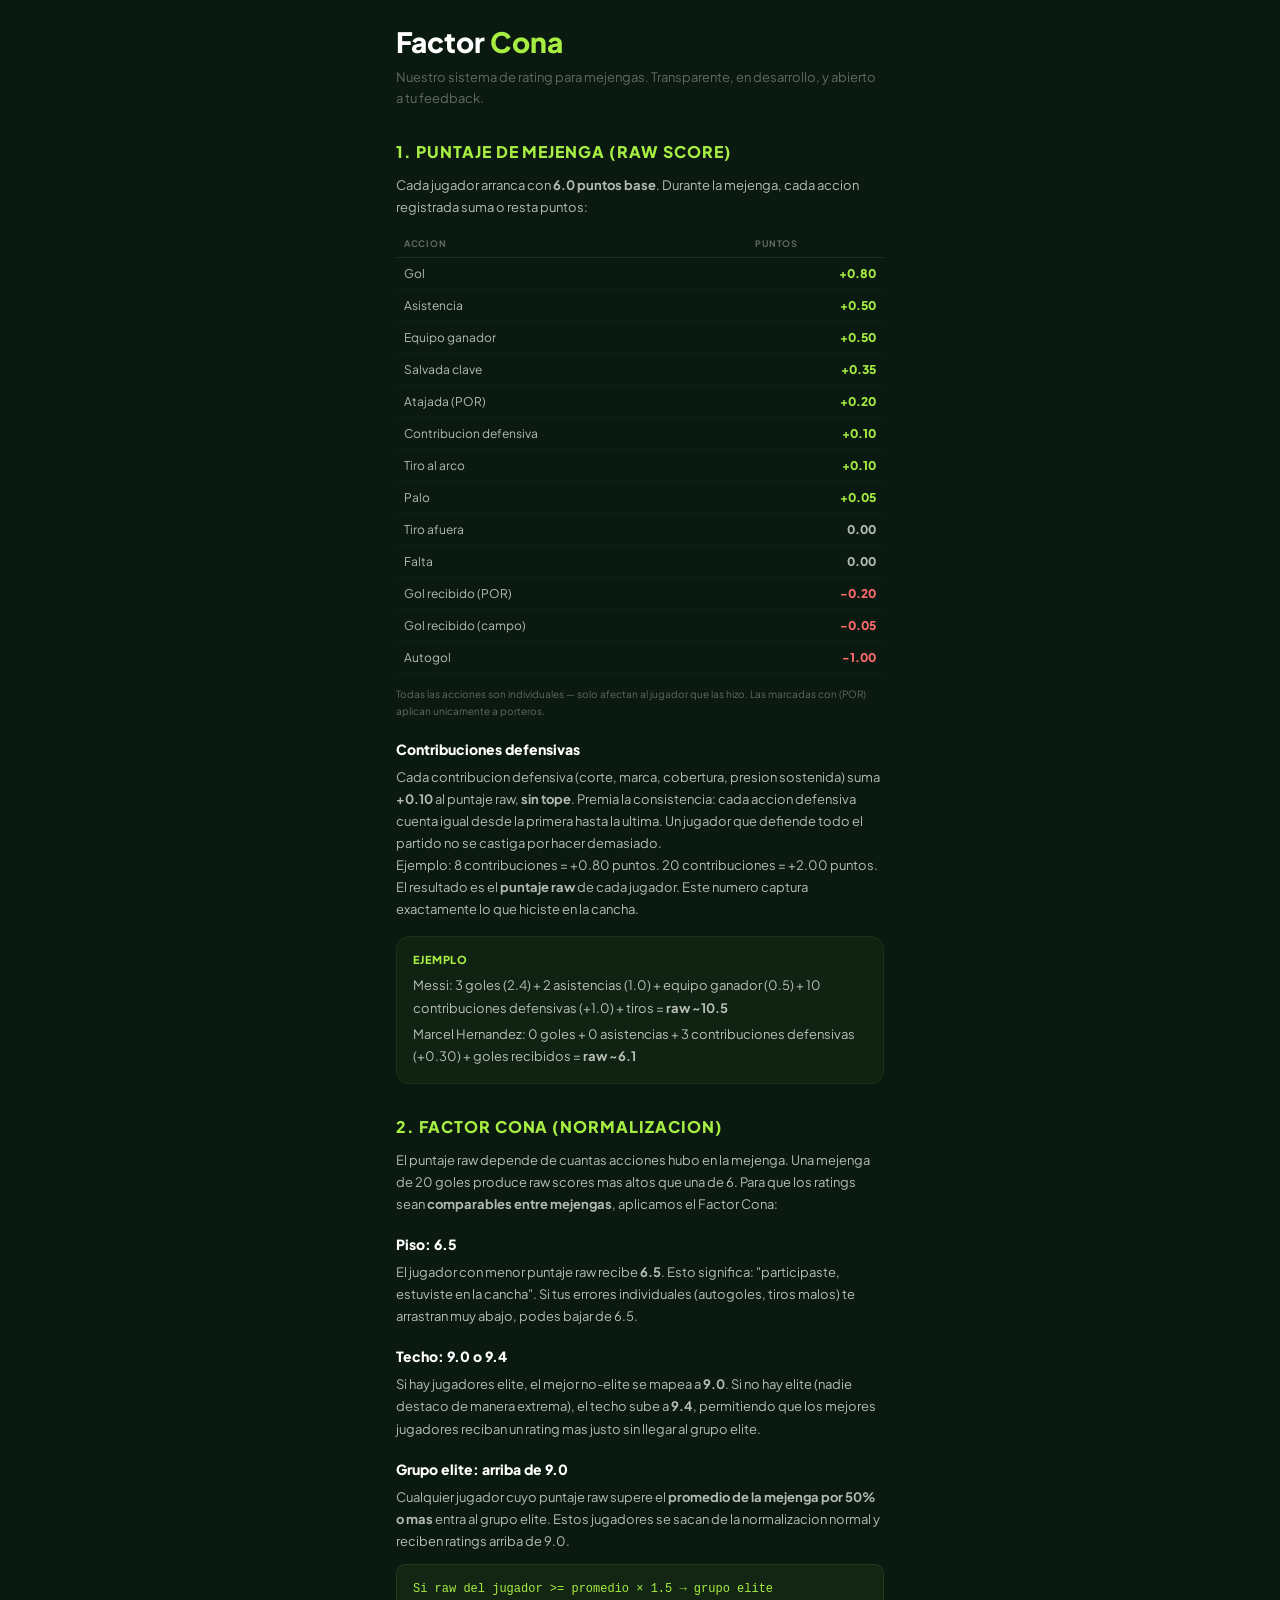
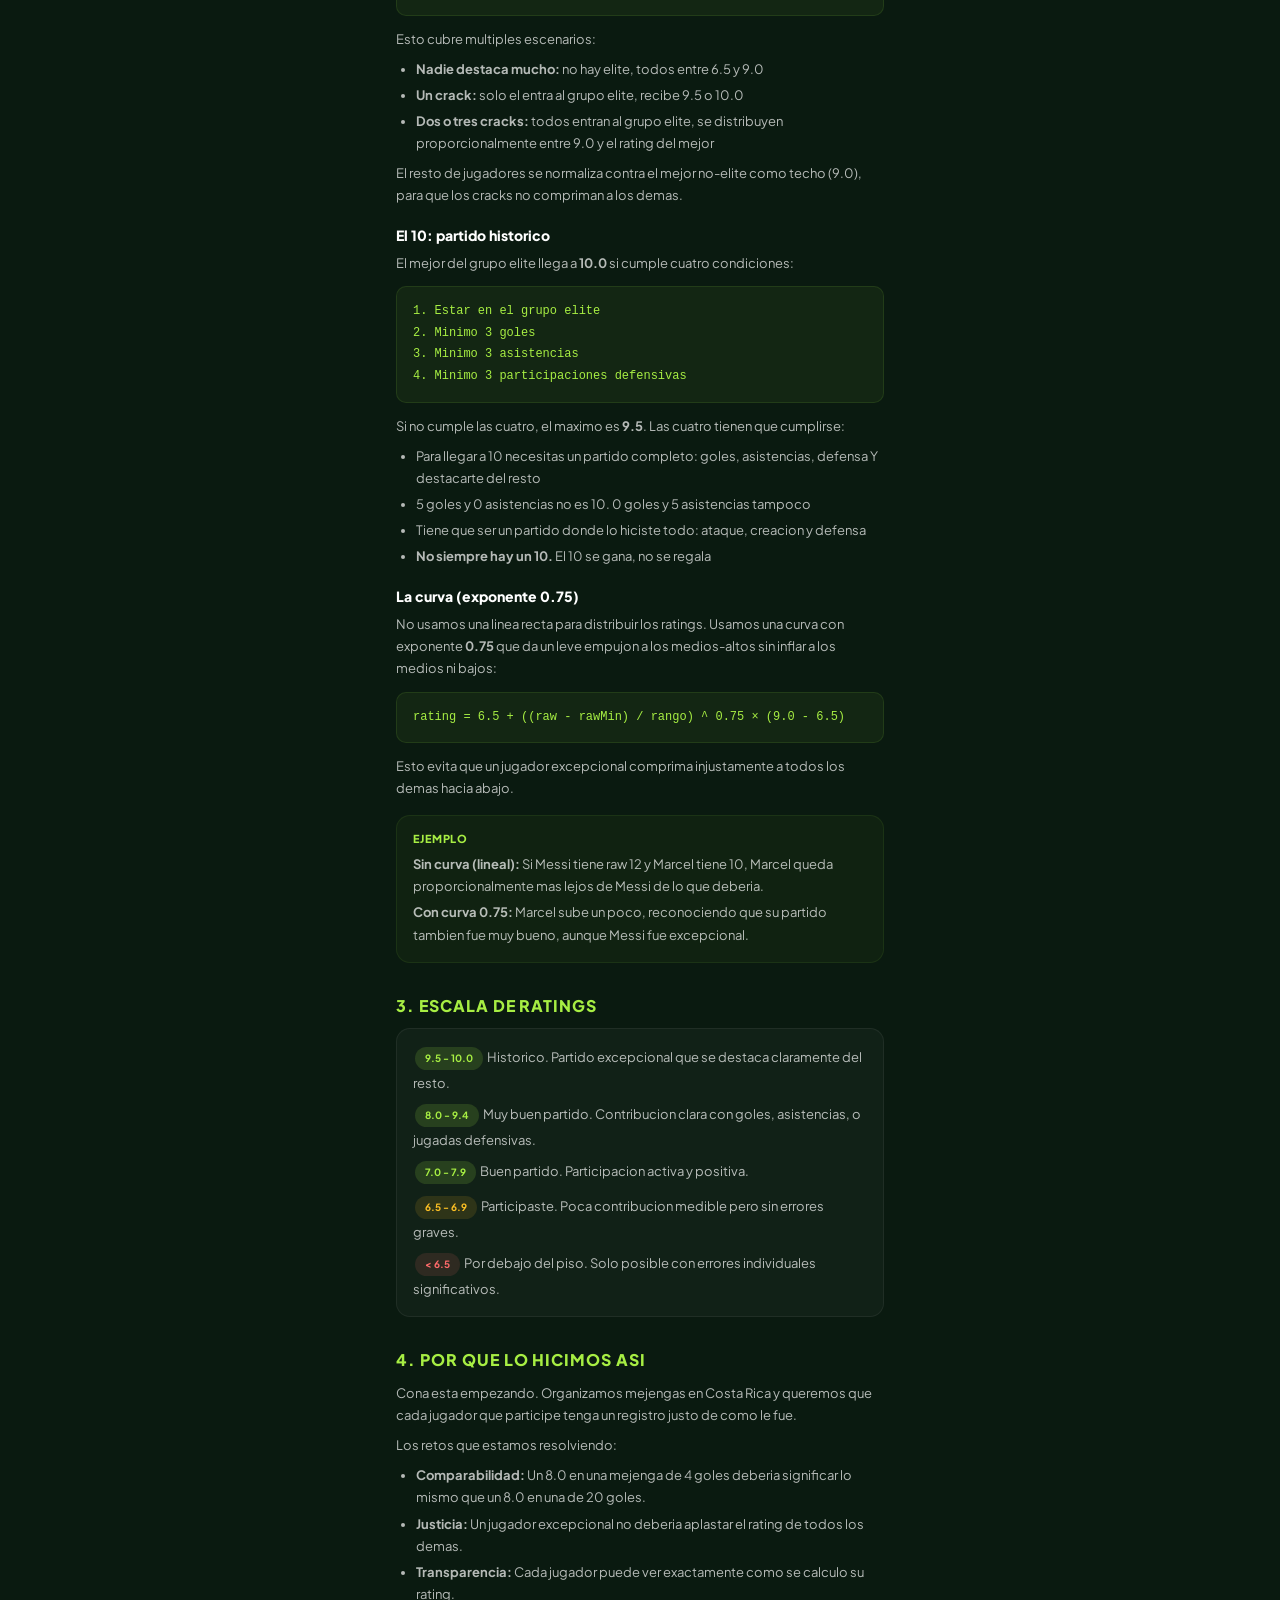
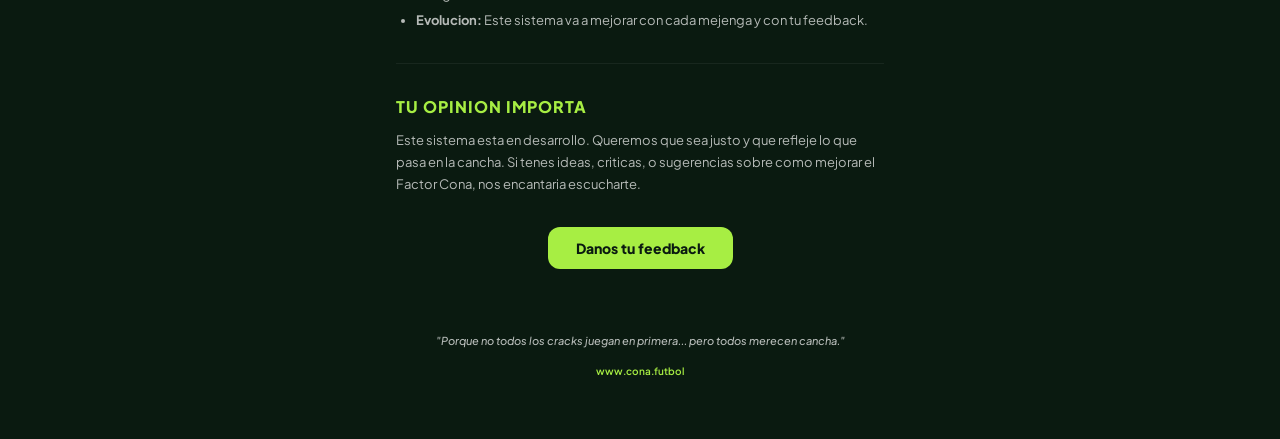
<file: factor-cona.html>
<!DOCTYPE html>
<html lang="es">
<head>
<meta charset="UTF-8">
<meta name="viewport" content="width=device-width,initial-scale=1,maximum-scale=1,user-scalable=no">
<title>Factor Cona — Sistema de Rating</title>
<link href="https://fonts.googleapis.com/css2?family=Plus+Jakarta+Sans:wght@400;500;600;700;800&display=swap" rel="stylesheet">
<style>
*{margin:0;padding:0;box-sizing:border-box}
:root{--bg:#0a1a10;--g:#A7EE43;--g2:rgba(167,238,67,.15);--w:#fff;--w7:rgba(255,255,255,.7);--w4:rgba(255,255,255,.35);--w2:rgba(255,255,255,.15)}
html{background:var(--bg)}
body{font-family:'Plus Jakarta Sans',sans-serif;background:var(--bg);color:var(--w);min-height:100vh;display:flex;justify-content:center}
.wrap{width:100%;max-width:520px;padding:0 16px 60px}
.back-bar{display:flex;align-items:center;padding:max(12px,env(safe-area-inset-top,12px)) 0 8px;position:sticky;top:0;z-index:50;background:rgba(10,26,16,.9);backdrop-filter:blur(8px)}
.back-btn{background:rgba(255,255,255,.06);border:1px solid rgba(255,255,255,.08);border-radius:10px;padding:8px 14px;font-family:inherit;font-size:11px;font-weight:700;color:var(--w7);cursor:pointer;display:flex;align-items:center;gap:6px}
h1{font-size:28px;font-weight:800;margin:24px 0 8px}
h1 span{color:var(--g)}
.sub{font-size:13px;color:var(--w4);line-height:1.6;margin-bottom:32px}
h2{font-size:16px;font-weight:800;color:var(--g);margin:32px 0 12px;text-transform:uppercase;letter-spacing:.06em}
h3{font-size:14px;font-weight:800;margin:20px 0 8px}
p,li{font-size:13px;color:var(--w7);line-height:1.7}
ul{padding-left:20px;margin:8px 0}
li{margin-bottom:4px}
.card{background:rgba(255,255,255,.03);border:1px solid rgba(255,255,255,.06);border-radius:14px;padding:16px;margin:12px 0}
.formula{font-family:monospace;font-size:12px;color:var(--g);background:rgba(167,238,67,.06);border:1px solid rgba(167,238,67,.1);border-radius:10px;padding:14px 16px;margin:12px 0;line-height:1.8;overflow-x:auto}
.table-wrap{overflow-x:auto;margin:12px 0}
table{width:100%;border-collapse:collapse;font-size:12px}
th{font-size:9px;font-weight:700;text-transform:uppercase;letter-spacing:.08em;color:var(--w4);padding:8px;text-align:left;border-bottom:1px solid rgba(255,255,255,.08)}
td{padding:8px;border-bottom:1px solid rgba(255,255,255,.03);color:var(--w7)}
td:last-child{font-weight:800;text-align:right}
.pos{color:var(--g)}
.neg{color:#ff6b6b}
.tag{display:inline-block;font-size:10px;font-weight:700;padding:3px 10px;border-radius:20px;margin:2px}
.tag.g{background:var(--g2);color:var(--g)}
.tag.y{background:rgba(251,191,36,.12);color:#fbbf24}
.tag.r{background:rgba(255,107,107,.12);color:#ff6b6b}
.example{background:rgba(167,238,67,.04);border:1px solid rgba(167,238,67,.08);border-radius:14px;padding:16px;margin:16px 0}
.example-title{font-size:11px;font-weight:800;color:var(--g);text-transform:uppercase;letter-spacing:.08em;margin-bottom:8px}
.divider{height:1px;background:rgba(255,255,255,.06);margin:32px 0}
.feedback-section{text-align:center;margin:32px 0}
.feedback-btn{background:var(--g);border:none;border-radius:12px;padding:12px 28px;font-family:inherit;font-size:14px;font-weight:800;color:#0a1a10;cursor:pointer}
.feedback-btn:active{opacity:.8}
.ftr{text-align:center;padding:32px 0 0;color:var(--w4)}
.ftr .tagline{font-size:11px;font-style:italic;font-weight:500;line-height:1.5;margin-bottom:8px;color:var(--w7)}
.ftr a{color:var(--g);text-decoration:none;font-size:10px;font-weight:600}
</style>
</head>
<body>
<div class="wrap">

<h1 style="margin-top:max(24px,env(safe-area-inset-top,24px))">Factor <span>Cona</span></h1>
<p class="sub">Nuestro sistema de rating para mejengas. Transparente, en desarrollo, y abierto a tu feedback.</p>

<h2>1. Puntaje de Mejenga (Raw Score)</h2>
<p>Cada jugador arranca con <strong>6.0 puntos base</strong>. Durante la mejenga, cada accion registrada suma o resta puntos:</p>

<div class="table-wrap">
<table>
  <thead><tr><th>Accion</th><th>Puntos</th></tr></thead>
  <tbody>
    <tr><td>Gol</td><td class="pos">+0.80</td></tr>
    <tr><td>Asistencia</td><td class="pos">+0.50</td></tr>
    <tr><td>Equipo ganador</td><td class="pos">+0.50</td></tr>
    <tr><td>Salvada clave</td><td class="pos">+0.35</td></tr>
    <tr><td>Atajada (POR)</td><td class="pos">+0.20</td></tr>
    <tr><td>Contribucion defensiva</td><td class="pos">+0.10</td></tr>
    <tr><td>Tiro al arco</td><td class="pos">+0.10</td></tr>
    <tr><td>Palo</td><td class="pos">+0.05</td></tr>
    <tr><td>Tiro afuera</td><td>0.00</td></tr>
    <tr><td>Falta</td><td>0.00</td></tr>
    <tr><td>Gol recibido (POR)</td><td class="neg">-0.20</td></tr>
    <tr><td>Gol recibido (campo)</td><td class="neg">-0.05</td></tr>
    <tr><td>Autogol</td><td class="neg">-1.00</td></tr>
  </tbody>
</table>
</div>
<p style="font-size:10px;color:var(--w4);margin-top:8px">Todas las acciones son individuales — solo afectan al jugador que las hizo. Las marcadas con (POR) aplican unicamente a porteros.</p>

<h3>Contribuciones defensivas</h3>
<p>Cada contribucion defensiva (corte, marca, cobertura, presion sostenida) suma <strong>+0.10</strong> al puntaje raw, <strong>sin tope</strong>. Premia la consistencia: cada accion defensiva cuenta igual desde la primera hasta la ultima. Un jugador que defiende todo el partido no se castiga por hacer demasiado.</p>
<p>Ejemplo: 8 contribuciones = +0.80 puntos. 20 contribuciones = +2.00 puntos.</p>

<p>El resultado es el <strong>puntaje raw</strong> de cada jugador. Este numero captura exactamente lo que hiciste en la cancha.</p>

<div class="example">
  <div class="example-title">Ejemplo</div>
  <p>Messi: 3 goles (2.4) + 2 asistencias (1.0) + equipo ganador (0.5) + 10 contribuciones defensivas (+1.0) + tiros = <strong>raw ~10.5</strong></p>
  <p style="margin-top:4px">Marcel Hernandez: 0 goles + 0 asistencias + 3 contribuciones defensivas (+0.30) + goles recibidos = <strong>raw ~6.1</strong></p>
</div>

<h2>2. Factor Cona (Normalizacion)</h2>
<p>El puntaje raw depende de cuantas acciones hubo en la mejenga. Una mejenga de 20 goles produce raw scores mas altos que una de 6. Para que los ratings sean <strong>comparables entre mejengas</strong>, aplicamos el Factor Cona:</p>

<h3>Piso: 6.5</h3>
<p>El jugador con menor puntaje raw recibe <strong>6.5</strong>. Esto significa: "participaste, estuviste en la cancha". Si tus errores individuales (autogoles, tiros malos) te arrastran muy abajo, podes bajar de 6.5.</p>

<h3>Techo: 9.0 o 9.4</h3>
<p>Si hay jugadores elite, el mejor no-elite se mapea a <strong>9.0</strong>. Si no hay elite (nadie destaco de manera extrema), el techo sube a <strong>9.4</strong>, permitiendo que los mejores jugadores reciban un rating mas justo sin llegar al grupo elite.</p>

<h3>Grupo elite: arriba de 9.0</h3>
<p>Cualquier jugador cuyo puntaje raw supere el <strong>promedio de la mejenga por 50% o mas</strong> entra al grupo elite. Estos jugadores se sacan de la normalizacion normal y reciben ratings arriba de 9.0.</p>

<div class="formula">
Si raw del jugador >= promedio × 1.5 → grupo elite
</div>

<p>Esto cubre multiples escenarios:</p>
<ul>
  <li><strong>Nadie destaca mucho:</strong> no hay elite, todos entre 6.5 y 9.0</li>
  <li><strong>Un crack:</strong> solo el entra al grupo elite, recibe 9.5 o 10.0</li>
  <li><strong>Dos o tres cracks:</strong> todos entran al grupo elite, se distribuyen proporcionalmente entre 9.0 y el rating del mejor</li>
</ul>

<p>El resto de jugadores se normaliza contra el mejor no-elite como techo (9.0), para que los cracks no compriman a los demas.</p>

<h3>El 10: partido historico</h3>
<p>El mejor del grupo elite llega a <strong>10.0</strong> si cumple cuatro condiciones:</p>

<div class="formula">
1. Estar en el grupo elite<br>
2. Minimo 3 goles<br>
3. Minimo 3 asistencias<br>
4. Minimo 3 participaciones defensivas
</div>

<p>Si no cumple las cuatro, el maximo es <strong>9.5</strong>. Las cuatro tienen que cumplirse:</p>
<ul>
  <li>Para llegar a 10 necesitas un partido completo: goles, asistencias, defensa Y destacarte del resto</li>
  <li>5 goles y 0 asistencias no es 10. 0 goles y 5 asistencias tampoco</li>
  <li>Tiene que ser un partido donde lo hiciste todo: ataque, creacion y defensa</li>
  <li><strong>No siempre hay un 10.</strong> El 10 se gana, no se regala</li>
</ul>

<h3>La curva (exponente 0.75)</h3>
<p>No usamos una linea recta para distribuir los ratings. Usamos una curva con exponente <strong>0.75</strong> que da un leve empujon a los medios-altos sin inflar a los medios ni bajos:</p>

<div class="formula">
rating = 6.5 + ((raw - rawMin) / rango) ^ 0.75 × (9.0 - 6.5)
</div>

<p>Esto evita que un jugador excepcional comprima injustamente a todos los demas hacia abajo.</p>

<div class="example">
  <div class="example-title">Ejemplo</div>
  <p><strong>Sin curva (lineal):</strong> Si Messi tiene raw 12 y Marcel tiene 10, Marcel queda proporcionalmente mas lejos de Messi de lo que deberia.</p>
  <p style="margin-top:4px"><strong>Con curva 0.75:</strong> Marcel sube un poco, reconociendo que su partido tambien fue muy bueno, aunque Messi fue excepcional.</p>
</div>

<h2>3. Escala de Ratings</h2>

<div class="card">
  <p><span class="tag g">9.5 - 10.0</span> Historico. Partido excepcional que se destaca claramente del resto.</p>
  <p style="margin-top:8px"><span class="tag g">8.0 - 9.4</span> Muy buen partido. Contribucion clara con goles, asistencias, o jugadas defensivas.</p>
  <p style="margin-top:8px"><span class="tag g">7.0 - 7.9</span> Buen partido. Participacion activa y positiva.</p>
  <p style="margin-top:8px"><span class="tag y">6.5 - 6.9</span> Participaste. Poca contribucion medible pero sin errores graves.</p>
  <p style="margin-top:8px"><span class="tag r">&lt; 6.5</span> Por debajo del piso. Solo posible con errores individuales significativos.</p>
</div>

<h2>4. Por que lo hicimos asi</h2>

<p>Cona esta empezando. Organizamos mejengas en Costa Rica y queremos que cada jugador que participe tenga un registro justo de como le fue.</p>

<p style="margin-top:8px">Los retos que estamos resolviendo:</p>
<ul>
  <li><strong>Comparabilidad:</strong> Un 8.0 en una mejenga de 4 goles deberia significar lo mismo que un 8.0 en una de 20 goles.</li>
  <li><strong>Justicia:</strong> Un jugador excepcional no deberia aplastar el rating de todos los demas.</li>
  <li><strong>Transparencia:</strong> Cada jugador puede ver exactamente como se calculo su rating.</li>
  <li><strong>Evolucion:</strong> Este sistema va a mejorar con cada mejenga y con tu feedback.</li>
</ul>

<div class="divider"></div>

<h2>Tu opinion importa</h2>
<p>Este sistema esta en desarrollo. Queremos que sea justo y que refleje lo que pasa en la cancha. Si tenes ideas, criticas, o sugerencias sobre como mejorar el Factor Cona, nos encantaria escucharte.</p>

<div class="feedback-section">
  <button class="feedback-btn" onclick="document.getElementById('fbModal').style.display='flex'">Danos tu feedback</button>
</div>

<div class="ftr">
  <p class="tagline">"Porque no todos los cracks juegan en primera... pero todos merecen cancha."</p>
  <a href="https://www.cona.futbol">www.cona.futbol</a>
</div>

</div>

<!-- Feedback Modal -->
<div id="fbModal" style="position:fixed;inset:0;z-index:200;display:none;background:rgba(0,0,0,.6);backdrop-filter:blur(4px);align-items:center;justify-content:center">
  <div style="background:rgba(10,20,13,.97);border:1px solid rgba(255,255,255,.08);border-radius:20px;width:90%;max-width:400px;padding:24px 20px;position:relative">
    <button onclick="document.getElementById('fbModal').style.display='none'" style="position:absolute;top:12px;right:12px;background:rgba(255,255,255,.06);border:none;border-radius:8px;width:28px;height:28px;color:var(--w4);font-size:14px;cursor:pointer;font-family:inherit">&times;</button>
    <p style="font-size:16px;font-weight:800;color:var(--w);margin-bottom:4px">Tu opinion importa</p>
    <p style="font-size:11px;color:var(--w4);margin-bottom:16px">Ayudanos a mejorar el Factor Cona y el sistema de rating</p>
    <textarea id="fbText" placeholder="Que pensas del sistema de rating? Algo que cambiarias? Ideas para mejorar el Factor Cona..." style="width:100%;min-height:120px;background:rgba(255,255,255,.04);border:1px solid rgba(255,255,255,.1);border-radius:12px;padding:12px;font-family:inherit;font-size:13px;color:var(--w);resize:vertical;outline:none" onfocus="this.style.borderColor='rgba(167,238,67,.4)'" onblur="this.style.borderColor='rgba(255,255,255,.1)'"></textarea>
    <button id="fbSend" onclick="sendFeedback()" style="margin-top:12px;width:100%;padding:12px;background:var(--g);border:none;border-radius:12px;font-family:inherit;font-size:13px;font-weight:800;color:#0a1a10;cursor:pointer">Enviar feedback</button>
  </div>
</div>

<script>
async function sendFeedback() {
  const text = document.getElementById('fbText').value.trim();
  if (!text) return;
  const btn = document.getElementById('fbSend');
  btn.textContent = 'Enviando...';
  btn.disabled = true;
  try {
    const url = 'https://firestore.googleapis.com/v1/projects/cona-demo-organizador/databases/(default)/documents/feedback_factor_cona';
    const res = await fetch(url, {
      method: 'POST',
      headers: {'Content-Type': 'application/json'},
      body: JSON.stringify({
        fields: {
          mensaje: {stringValue: text},
          ts: {timestampValue: new Date().toISOString()},
          userAgent: {stringValue: navigator.userAgent}
        }
      })
    });
    if (!res.ok) {
      const err = await res.json();
      throw new Error(err.error?.message || res.status);
    }
    btn.textContent = 'Enviado!';
    btn.style.background = 'rgba(167,238,67,.3)';
    btn.style.color = '#A7EE43';
    document.getElementById('fbText').value = '';
    setTimeout(() => {
      document.getElementById('fbModal').style.display = 'none';
      btn.textContent = 'Enviar feedback';
      btn.style.background = '';
      btn.style.color = '';
      btn.disabled = false;
    }, 1500);
  } catch (e) {
    btn.textContent = 'Error: ' + e.message;
    btn.style.fontSize = '10px';
    btn.disabled = false;
  }
}
</script>
</body>
</html>
</file>
